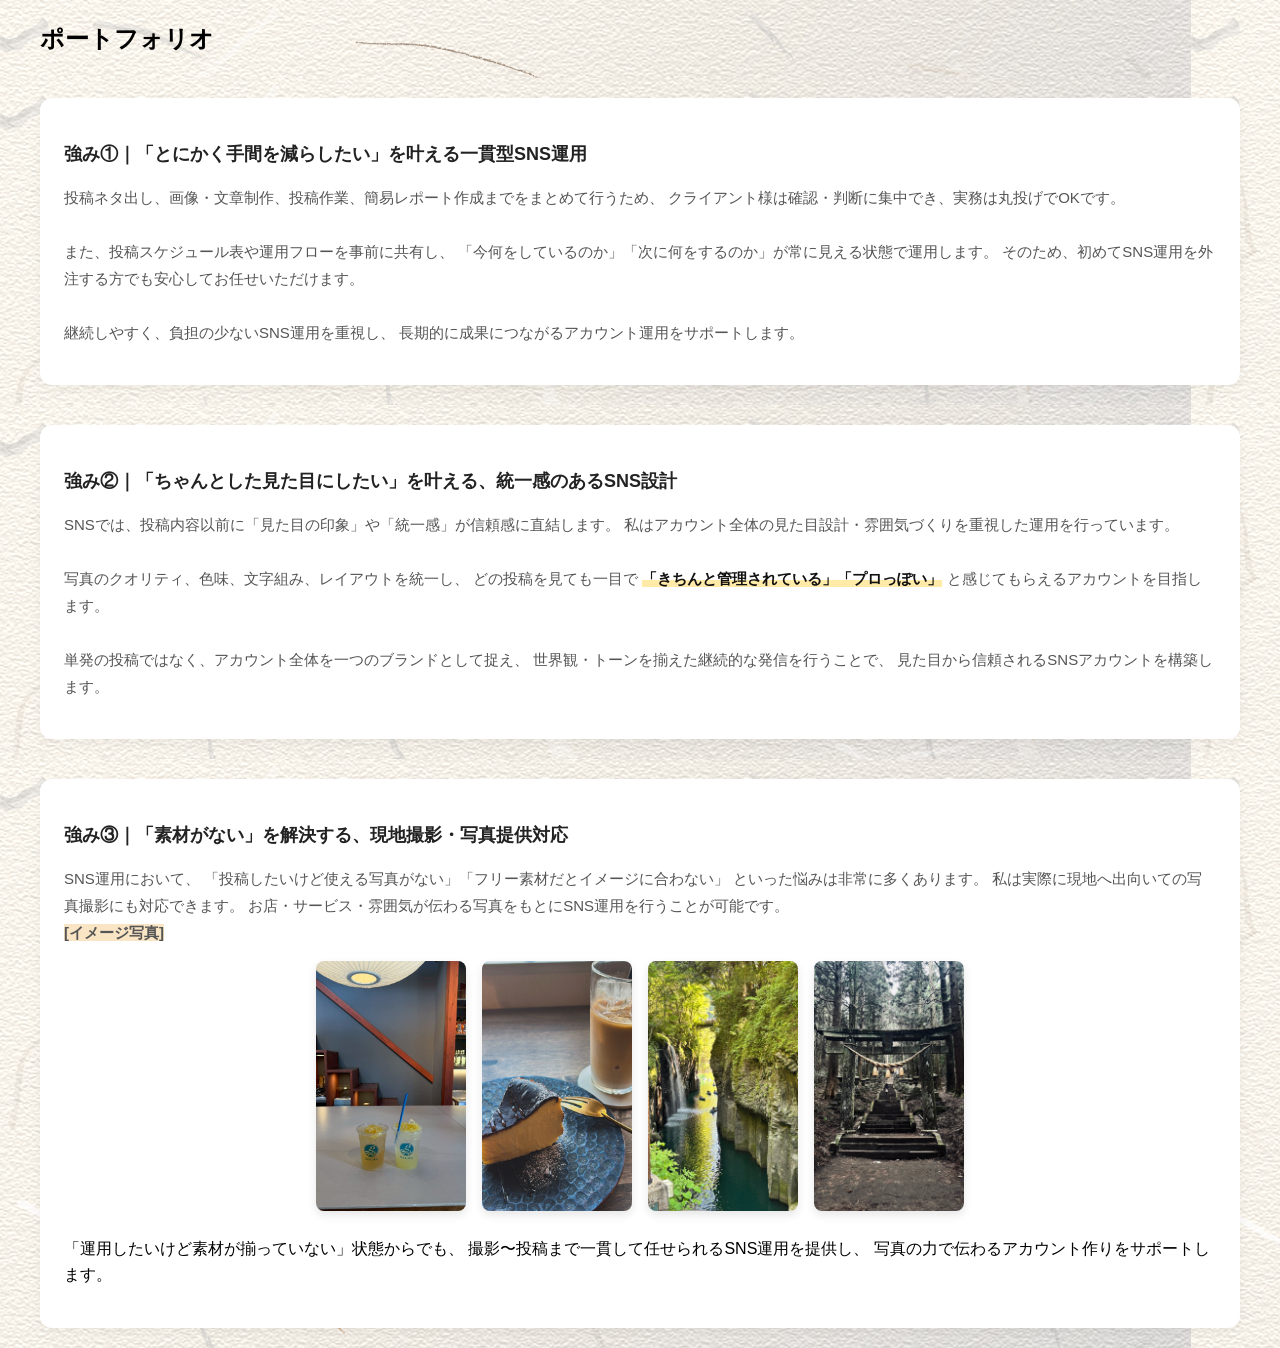
<file: index.html>
<!DOCTYPE html>
<html lang="ja">
<head>
  <meta charset="UTF-8">
  <meta name="viewport" content="width=device-width, initial-scale=1.0">
  <title>SNS運用 簡易LP</title>
  <link rel="stylesheet" href="style.css">
</head>
<body>
  <header>

  <h1>ポートフォリオ</h1>
  </header>
<section class="strong">
<div class="strength">
  <p class="strength-title">
    強み①｜「とにかく手間を減らしたい」を叶える一貫型SNS運用
  </p>
  <p class="strength-text">
    投稿ネタ出し、画像・文章制作、投稿作業、簡易レポート作成までをまとめて行うため、
    クライアント様は確認・判断に集中でき、実務は丸投げでOKです。<br><br>

    また、投稿スケジュール表や運用フローを事前に共有し、
    「今何をしているのか」「次に何をするのか」が常に見える状態で運用します。
    そのため、初めてSNS運用を外注する方でも安心してお任せいただけます。<br><br>

    継続しやすく、負担の少ないSNS運用を重視し、
    長期的に成果につながるアカウント運用をサポートします。
  </p>
</div>
</section>
<section class="strong">
<div class="strength">
  <p class="strength-title">
    強み②｜「ちゃんとした見た目にしたい」を叶える、統一感のあるSNS設計
  </p>
  <p class="strength-text">
    SNSでは、投稿内容以前に「見た目の印象」や「統一感」が信頼感に直結します。
    私はアカウント全体の見た目設計・雰囲気づくりを重視した運用を行っています。<br><br>

    写真のクオリティ、色味、文字組み、レイアウトを統一し、
    どの投稿を見ても一目で
    <span class="highlight">「きちんと管理されている」「プロっぽい」</span>
    と感じてもらえるアカウントを目指します。<br><br>

    単発の投稿ではなく、アカウント全体を一つのブランドとして捉え、
    世界観・トーンを揃えた継続的な発信を行うことで、
    見た目から信頼されるSNSアカウントを構築します。
  </p>
</div>
</section>
<section class="strong">
<div class="strength">
  <p class="strength-title">
    強み③｜「素材がない」を解決する、現地撮影・写真提供対応
  </p>
  <p class="strength-text">
    SNS運用において、
    「投稿したいけど使える写真がない」「フリー素材だとイメージに合わない」
    といった悩みは非常に多くあります。

    私は実際に現地へ出向いての写真撮影にも対応できます。
    お店・サービス・雰囲気が伝わる写真をもとにSNS運用を行うことが可能です。<br>

    <span class="imgtext">[イメージ写真]</span><br>
    <div class="imgbox">
        <img src="./素材/78147C07-DFF6-4C41-95F2-9174987EDF20.JPEG" alt="写真">
        <img src="./素材/AD28A2A7-26D6-4C72-A762-BECD0B4FA5A4.JPEG" alt="写真">
        <img src="./素材/IMG_4750.JPEG" alt="写真">
        <img src="./素材/IMG_4659.JPEG" alt="写真">
    </div>
    <br>
    「運用したいけど素材が揃っていない」状態からでも、
    撮影〜投稿まで一貫して任せられるSNS運用を提供し、
    写真の力で伝わるアカウント作りをサポートします。
    
  </p>
</div>
</section>
</body>

</html>
</file>
<file: style.css>
/* *{border:solid;}  */
body {
  /* background-image: url(/素材/36227.jpg); */
  background-size: cover;      /* 画面いっぱいに表示 */
  background-position: center; /* 中央配置 */
  background-repeat: no-repeat;/* 繰り返さない */
  height: 100vh;
  margin: 0;
  font-family: sans-serif;
  margin: 0;
  line-height: 1.6;
}

.overlay-img{
  position: absolute; /* ヘッダー内で自由に配置 */
  top: -20px;             /* 上からの距離 */
  left: 0;            /* 左からの距離 */
  width: 100%;        /* ヘッダー全体に広げる */
  object-fit: cover;  /* 画像の縦横比を維持してフィット */
  z-index: 0;         /* h1より後ろに表示 */
  pointer-events: none; /* クリックを邪魔しない */
}
header{
    padding: 20px;
    padding-left: 0;
    background-image: url(./素材/36227.jpg);    
}
h1 {
  font-size: 24px;
  margin:0;
  margin-left: 40px;

}
.strong{
    padding-top: 20px;
    padding-bottom: 20px;
    background-image: url(./素材/36227.jpg);
}
.strength {
  background-color: #fff;
  padding: 24px;
  margin-left: 40px;
  margin-right: 40px;
  /* margin-bottom: 24px; */
  border-radius: 12px;
  box-shadow: 0 4px 12px rgba(0,0,0,0.05);
}

.strength-title {
  font-size: 18px;
  font-weight: bold;
  margin-bottom: 12px;
  color: #222;
}

.strength-text {
  font-size: 15px;
  line-height: 1.8;
  color: #555;
}

.highlight {
  font-weight: bold;
  color: #111;
  background: linear-gradient(transparent 60%, #ffeaa7 60%);
}
.imgbox {
  display: flex;           /* 横並びにする */
  flex-wrap: wrap;         /* 幅が足りなければ折り返す */
  gap: 16px;               /* 画像同士の隙間 */
  justify-content: center; /* 真ん中揃え */
}

.imgbox img {
  width: 150px;            /* 画像の幅を統一 */
  height: 250px;           /* 高さも揃える */
  object-fit: cover;       /* 画像を切り取りつつボックスにフィット */
  border-radius: 8px;      /* 角を丸くする */
  box-shadow: 0 4px 10px rgba(0,0,0,0.1); /* 軽い影 */
}

.imgtext{
    font-weight: bold;
    background-color: #f9e4c4;

}
</file>
